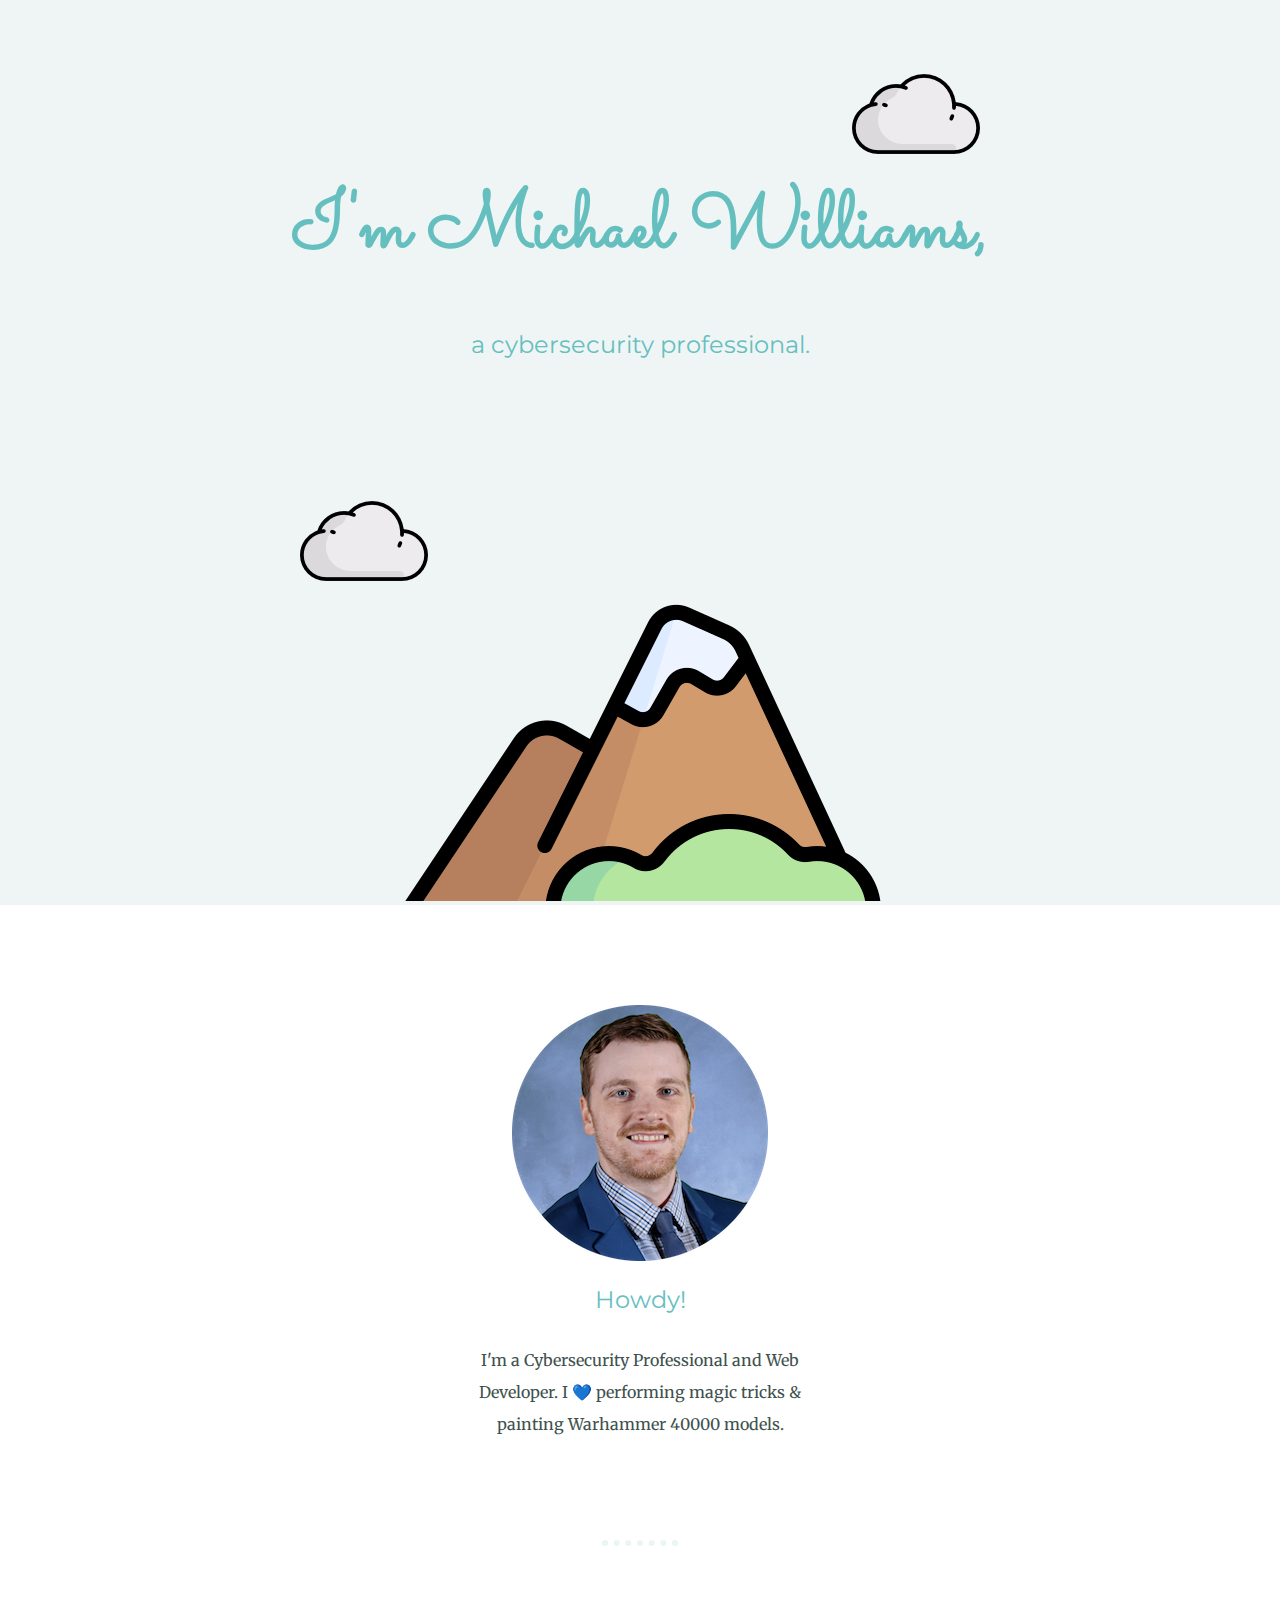
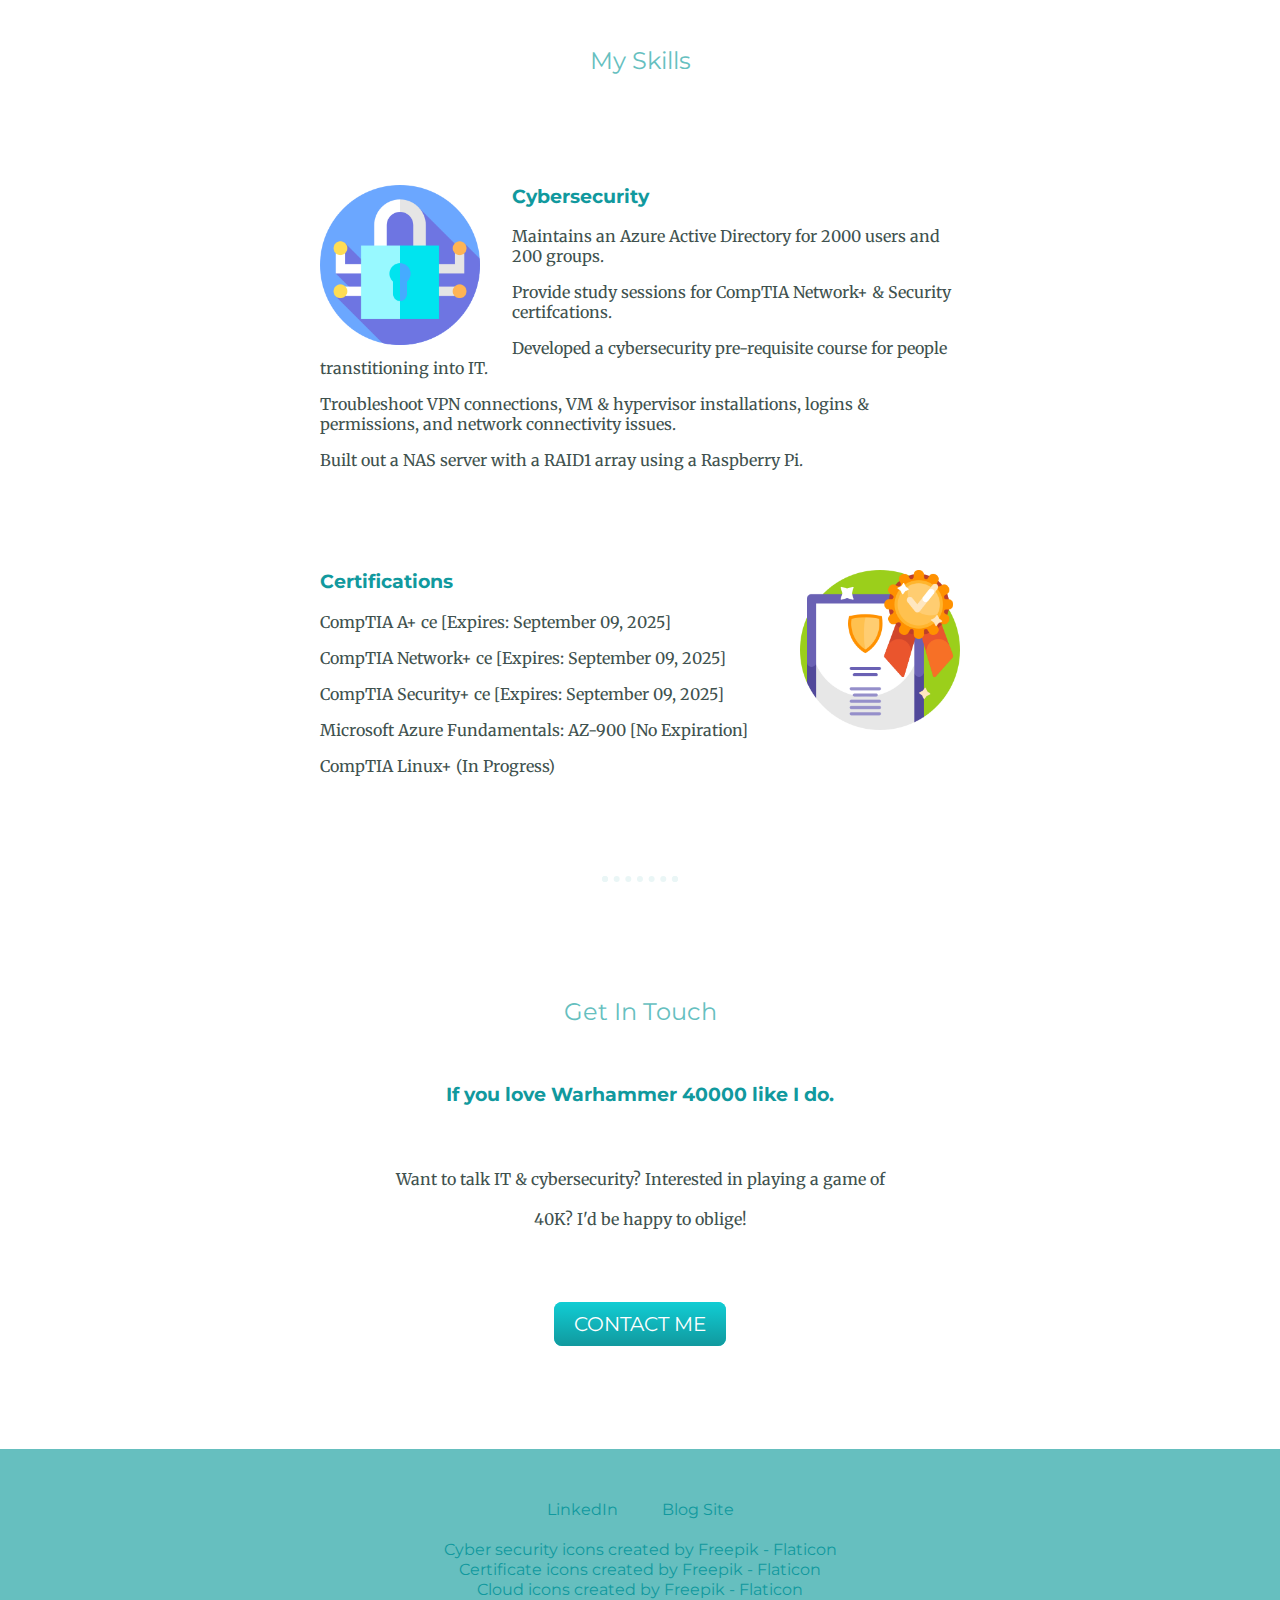
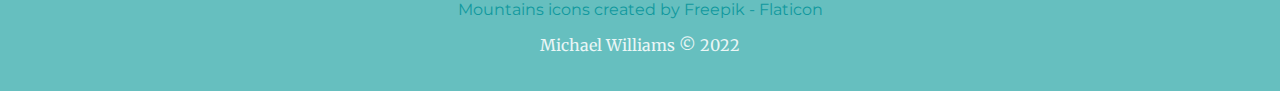
<file: index.html>
<!DOCTYPE html>
<html lang="en">

<head>
  <meta charset="UTF-8">
  <meta name="viewport" content="width=device-width, initial-scale=1.0">
  <meta http-equiv="X-UA-Compatible" content="ie=edge">
  <link rel="stylesheet" href="css/styles.css">
  <link rel="icon" href="images/mike.ico">
  <link rel="preconnect" href="https://fonts.googleapis.com">
  <link rel="preconnect" href="https://fonts.gstatic.com" crossorigin>
  <link href="https://fonts.googleapis.com/css2?family=Merriweather&family=Montserrat&family=Sacramento&display=swap" rel="stylesheet">
  <title>Michael Williams - Cybersecurity</title>
</head>

<body>
  <div class="top-container">
    <img class="top-cloud" src="images/cloud.png" alt="cloud">
    <h1>I'm Michael Williams,</h1>
    <h2>a cybersecurity professional.</h2>
    <img class="bottom-cloud" src="images/cloud.png" alt="cloud">
    <img class="mountain-image" src="images/mountain.png" alt="mountain range">
  </div>
  <div class="middle-container">
    <div class="profile">
      <img src="images/michael-williams-profile.png" alt="michael williams profile picture">
      <h2>Howdy!</h2>
      <p class="intro">I'm a Cybersecurity Professional and Web Developer. I &#128153; performing magic tricks & painting Warhammer 40000 models.</p>
    </div>
    <hr>
    <div class="skills">
      <h2>My Skills</h2>
      <div class="skill-row">
        <img class="padlock-icon" src="images/padlock.png" alt="cyberesecurity padlock icon">
        <h3>Cybersecurity</h3>
        <p>Maintains an Azure Active Directory for 2000 users and 200 groups.</p>
        <p>Provide study sessions for CompTIA Network+ & Security certifcations.</p>
        <p>Developed a cybersecurity pre-requisite course for people transtitioning into IT.</p>
        <p>Troubleshoot VPN connections, VM & hypervisor installations, logins & permissions, and network connectivity issues.</p>
        <p>Built out a NAS server with a RAID1 array using a Raspberry Pi.</p>
      </div>
      <div class="skill-row">
        <img class="certification-icon" src="images/certification.png" alt="certification icon">
        <h3>Certifications</h3>
        <p>CompTIA A+ ce [Expires: September 09, 2025]</p>
        <p>CompTIA Network+ ce [Expires: September 09, 2025]</p>
        <p>CompTIA Security+ ce [Expires: September 09, 2025]</p>
        <p>Microsoft Azure Fundamentals: AZ-900 [No Expiration]</p>
        <p>CompTIA Linux+ (In Progress)</p>
      </div>
    </div>
    <hr>
    <div class="contact-me">
      <h2>Get In Touch</h2>
      <h3>If you love Warhammer 40000 like I do.</h3>
      <p class="contact-message">Want to talk IT & cybersecurity? Interested in playing a game of 40K? I'd be happy to oblige!</p>
      <a class="btn" href="mailto:michael.a.williams20@icloud.com">CONTACT ME</a>
    </div>
  </div>

  <div class="bottom-container">
    <a class="footer-link" href="https://www.linkedin.com/in/michael-williams-498685234/">LinkedIn</a>
    <a class="footer-link" href="https://spcwill358.github.io/blogsite/">Blog Site</a>
    <br><br>
    <a href="https://www.flaticon.com/free-icons/cyber-security" title="cyber security icons">Cyber security icons created by Freepik - Flaticon</a>
    <br>
    <a href="https://www.flaticon.com/free-icons/certificate" title="certificate icons">Certificate icons created by Freepik - Flaticon</a>
    <br>
    <a href="https://www.flaticon.com/free-icons/cloud" title="cloud icons">Cloud icons created by Freepik - Flaticon</a>
    <br>
    <a href="https://www.flaticon.com/free-icons/mountains" title="mountains icons">Mountains icons created by Freepik - Flaticon</a>
    <p>Michael Williams © 2022</p>
  </div>
</body>

</html>
</file>
<file: css/styles.css>
a {
  color: #11999E;
  font-family: 'Montserrat', sans-serif;
  margin: 10px 20px;
  text-decoration: none;
}

a:hover {
  color: #EAF6F6;
}

body {
  color: #40514E;
  font-family: 'Merriweather', serif;
  margin: 0;
  text-align: center;
}

h1 {
  color: #66BFBF;
  font-size: 5rem;
  font-family: 'Sacramento', cursive;
  line-height: 2;
  margin: 50px auto 0 auto;
}

h2 {
  color: #66BFBF;
  font-family: 'Montserrat', sans-serif;
  font-size: 1.5rem;
  font-weight: normal;
  padding-bottom: 10px;
}

h3 {
  color: #11999E;
  font-family: 'Montserrat', sans-serif;
}

hr {
  border: dotted #EAF6F6 6px;
  border-bottom: none;
  margin: 100px auto;
  width: 5%;
}

.bottom-container {
  color: #EAF6F6;
  background-color: #66BFBF;
  padding: 50px 0 20px;
}

.bottom-cloud {
  bottom: 300px;
  left: 300px;
  position: absolute;
}

.btn {
  background: #11cdd4;
  background-image: -webkit-linear-gradient(top, #11cdd4, #11999e);
  background-image: -moz-linear-gradient(top, #11cdd4, #11999e);
  background-image: -ms-linear-gradient(top, #11cdd4, #11999e);
  background-image: -o-linear-gradient(top, #11cdd4, #11999e);
  background-image: linear-gradient(to bottom, #11cdd4, #11999e);
  -webkit-border-radius: 8;
  -moz-border-radius: 8;
  border-radius: 8px;
  font-family: 'Montserrat', sans-serif;
  color: #ffffff;
  font-size: 20px;
  padding: 10px 20px 10px 20px;
  text-decoration: none;
}

.btn:hover {
  background: #30e3cb;
  background-image: -webkit-linear-gradient(top, #30e3cb, #2bc4ad);
  background-image: -moz-linear-gradient(top, #30e3cb, #2bc4ad);
  background-image: -ms-linear-gradient(top, #30e3cb, #2bc4ad);
  background-image: -o-linear-gradient(top, #30e3cb, #2bc4ad);
  background-image: linear-gradient(to bottom, #30e3cb, #2bc4ad);
  text-decoration: none;
}

.certification-icon {
  float: right;
  margin-left: 2em;
  width: 25%;
  margin-bottom: 1em;
}

.contact-me {
  line-height: 2.5;
}

.contact-message {
  margin: 40px auto 60px;
  width: 40%;
}

.intro {
  line-height: 2;
  margin: auto;
  width: 30%;
}

.middle-container {
  margin: 100px auto;
}

.padlock-icon {
  float: left;
  margin-right: 2em;
  width: 25%;
}

.skill-row {
  margin: 100px auto 100px auto;
  text-align: left;
  width: 50%;
}

.top-cloud {
  position: absolute;
  right: 300px;
  top: 50px;
}

.top-container {
  background-color: #EFF5F5;
  padding-top: 100px;
  position: relative;
}
</file>
